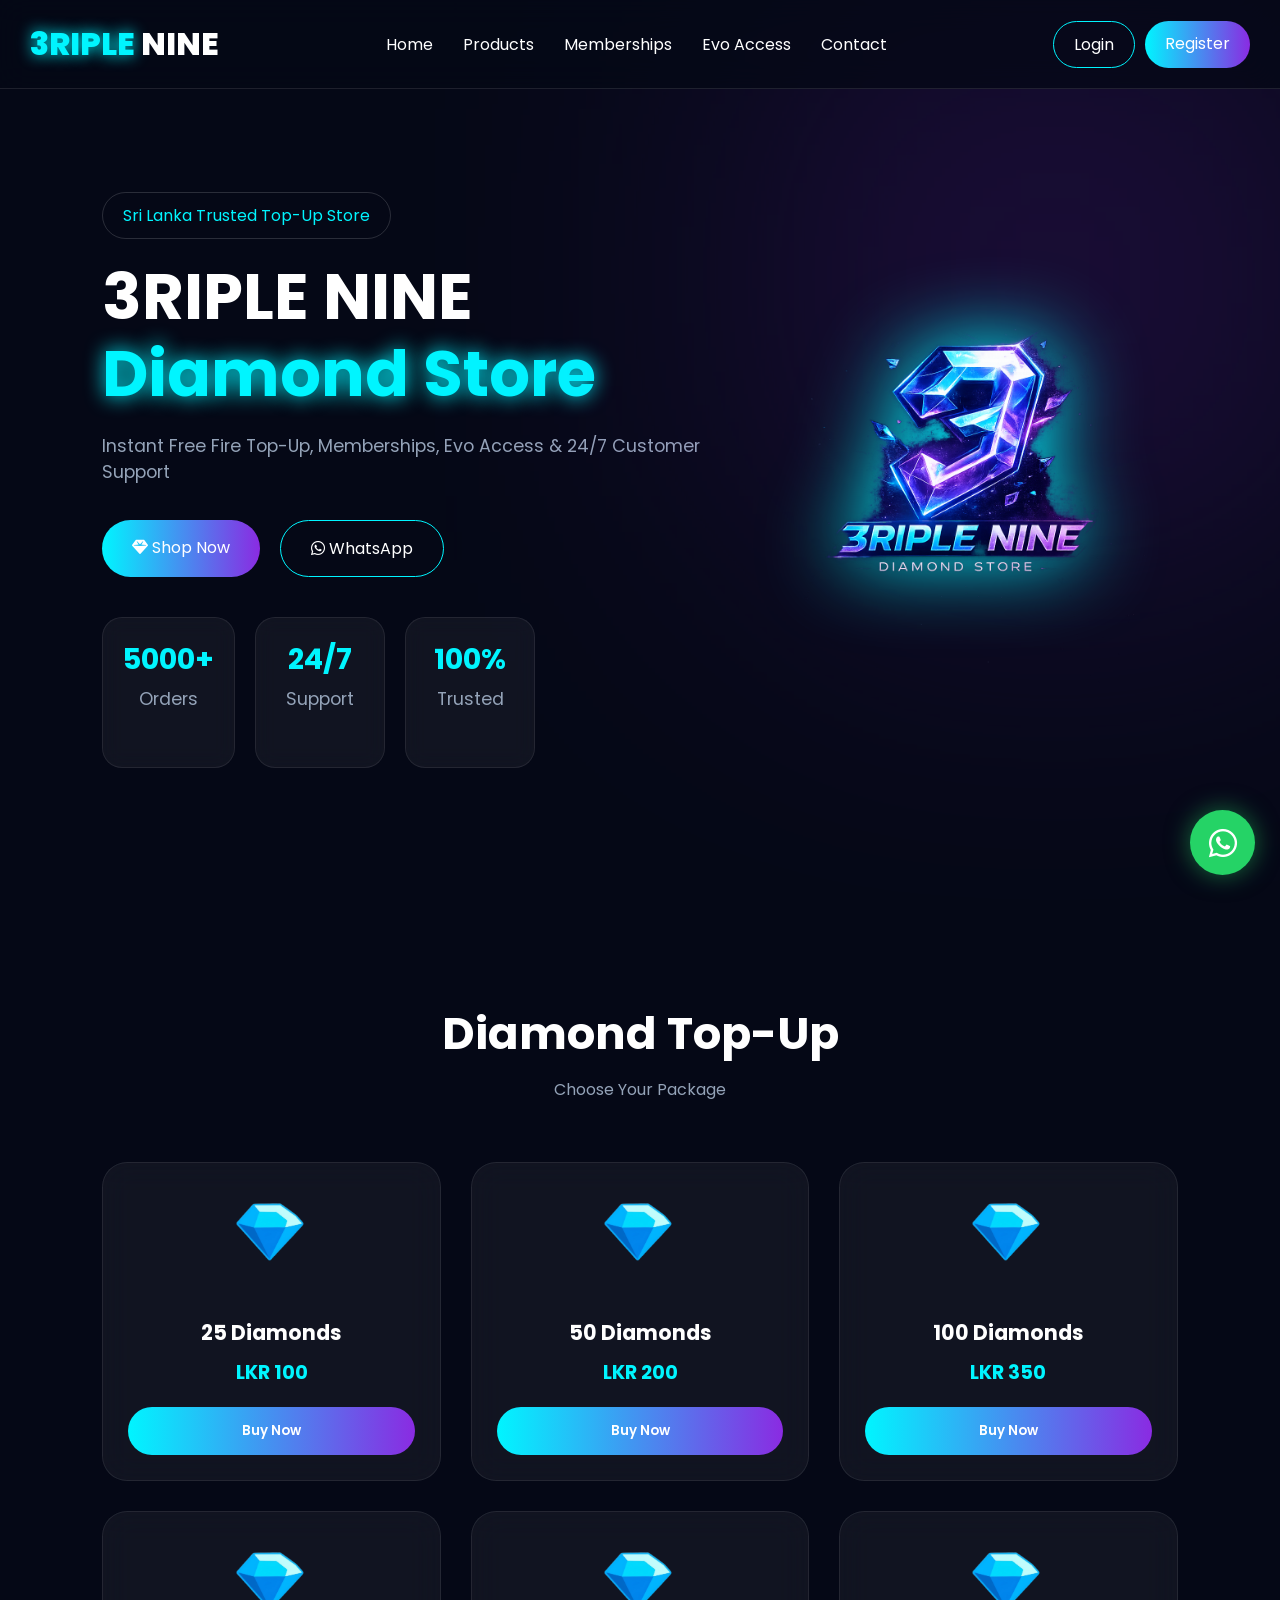
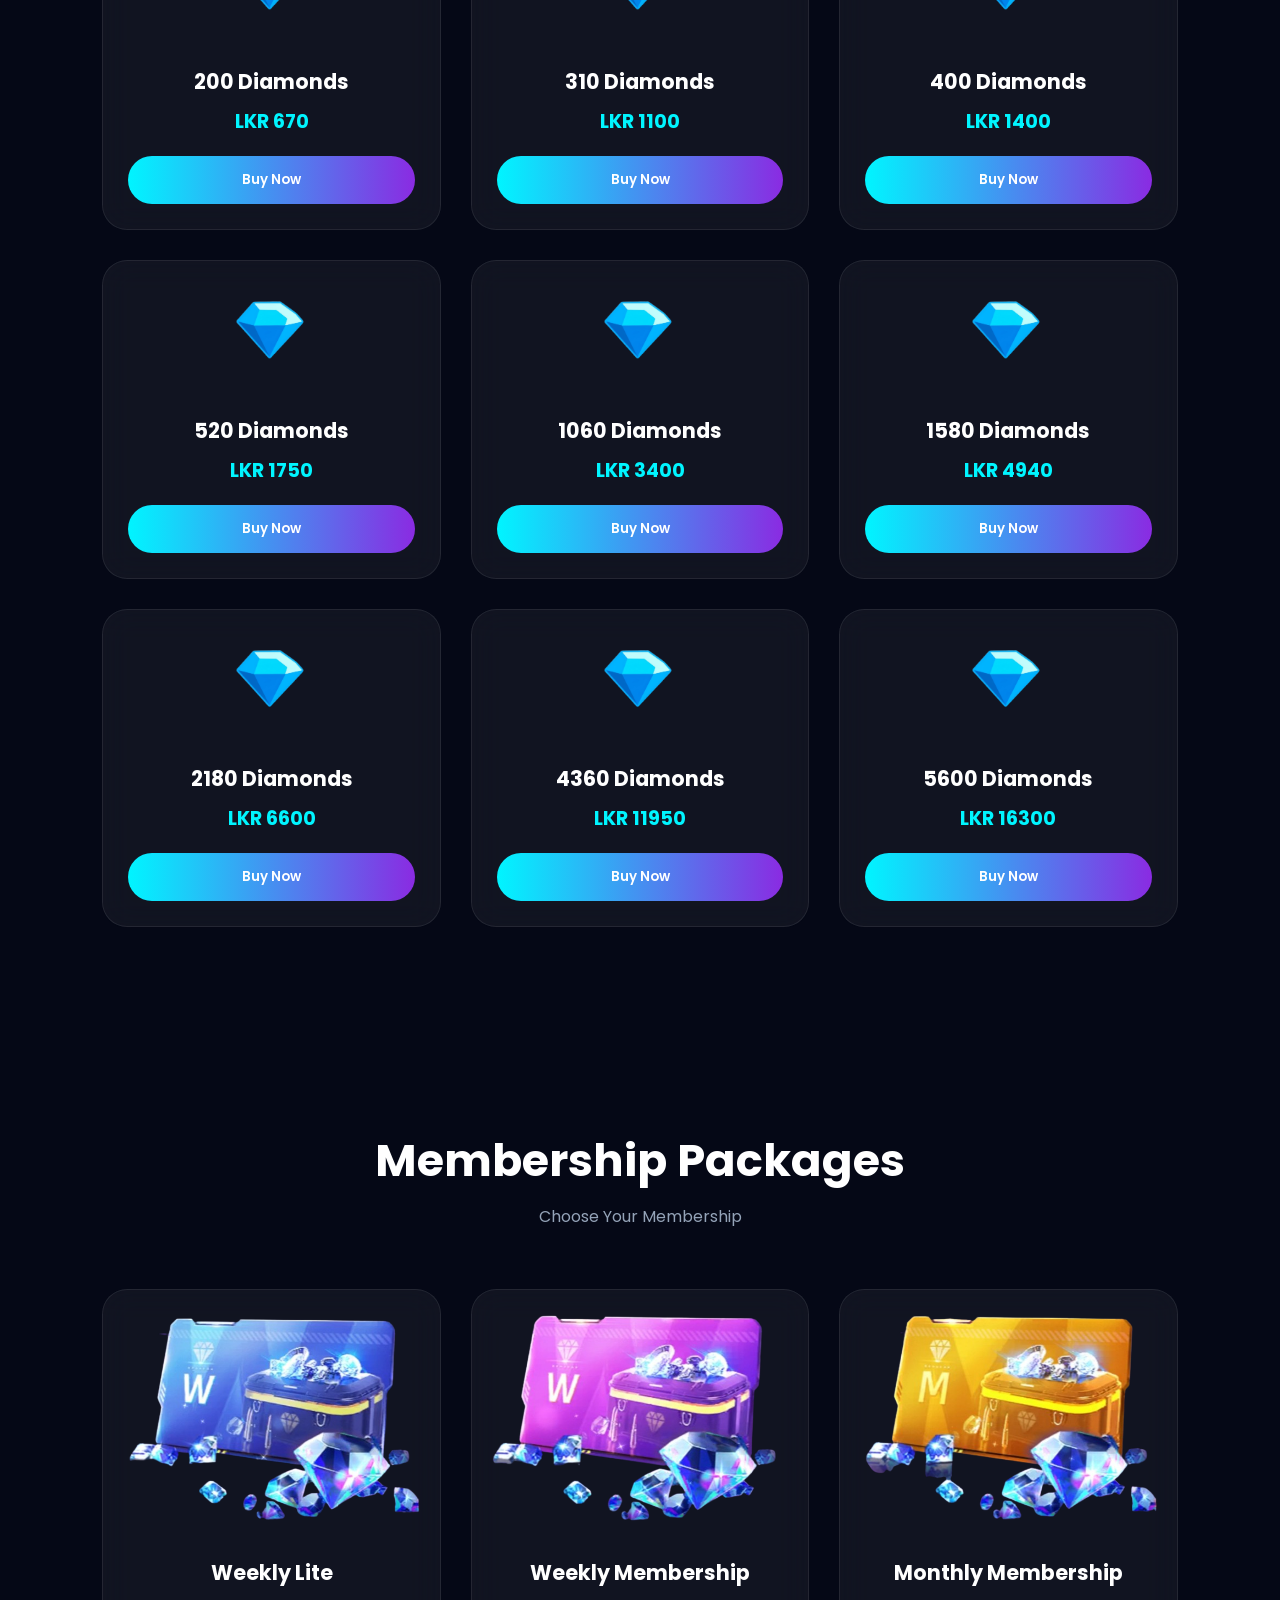
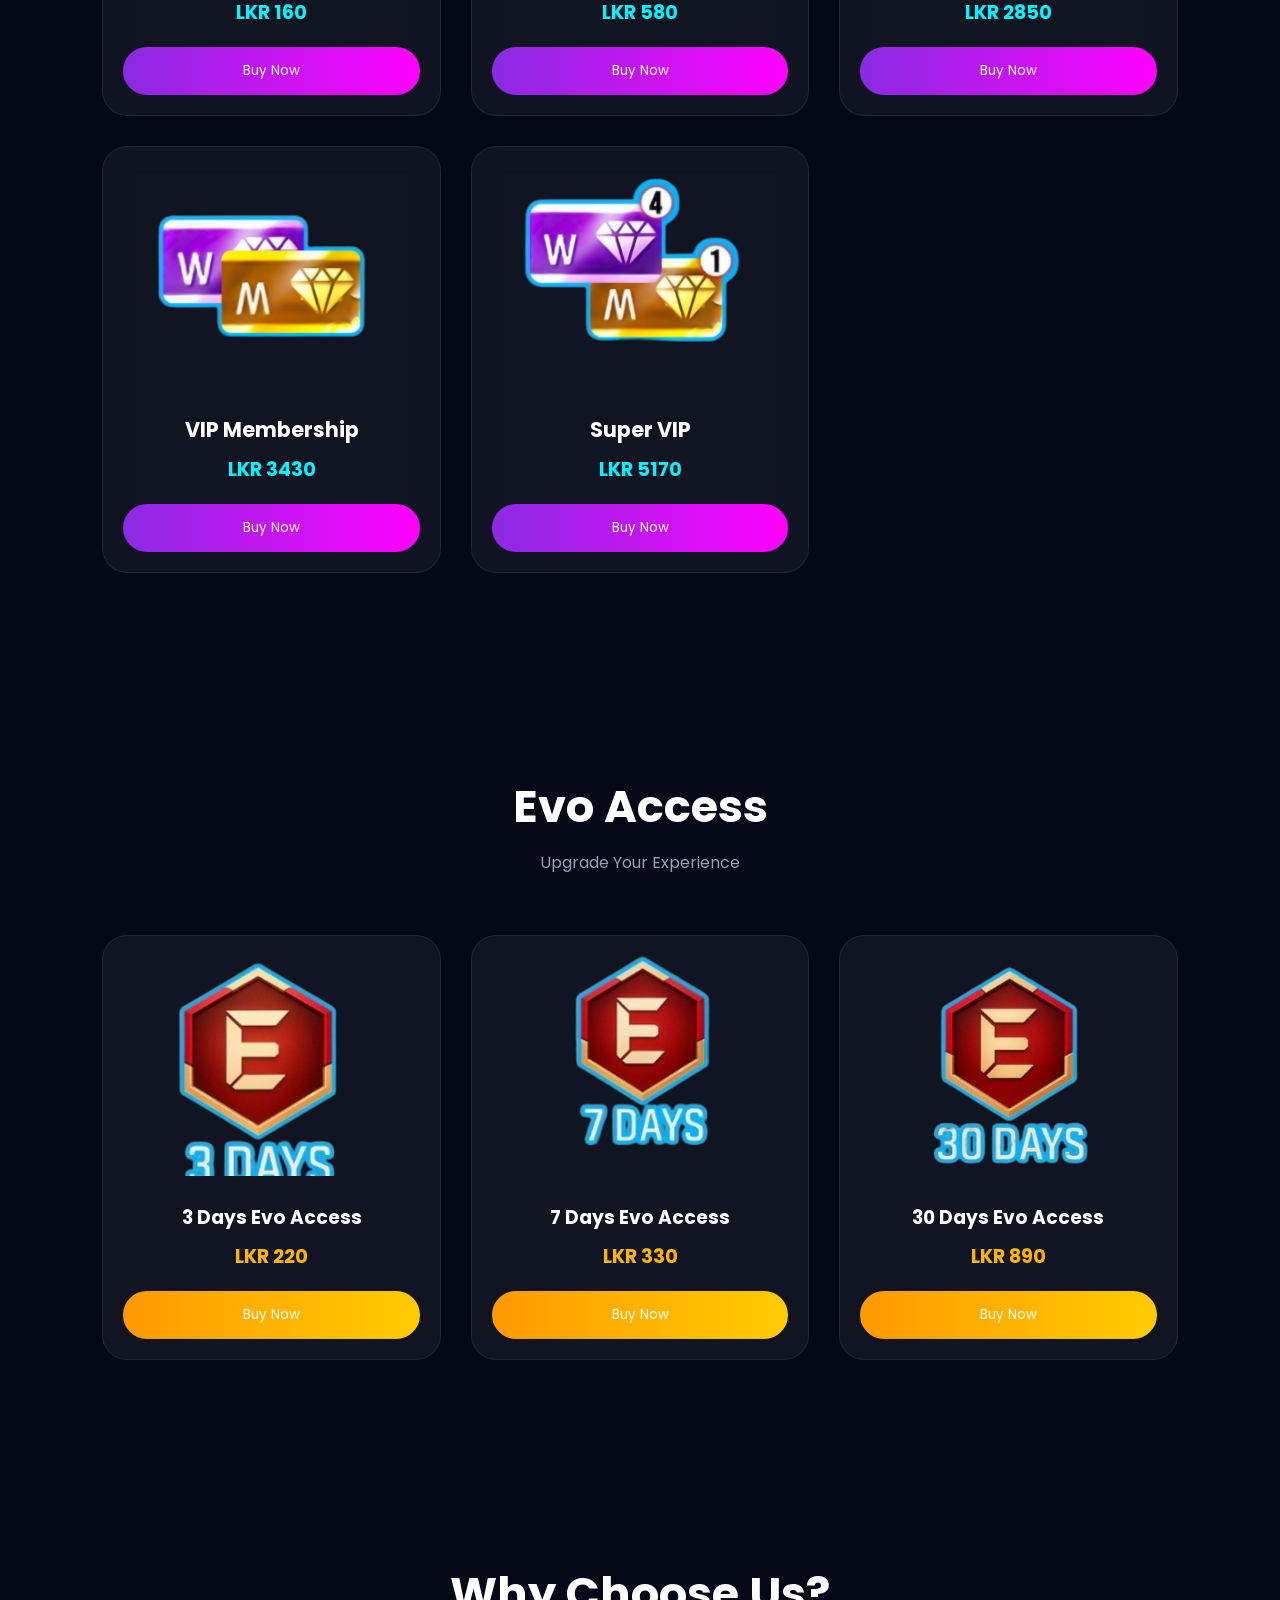
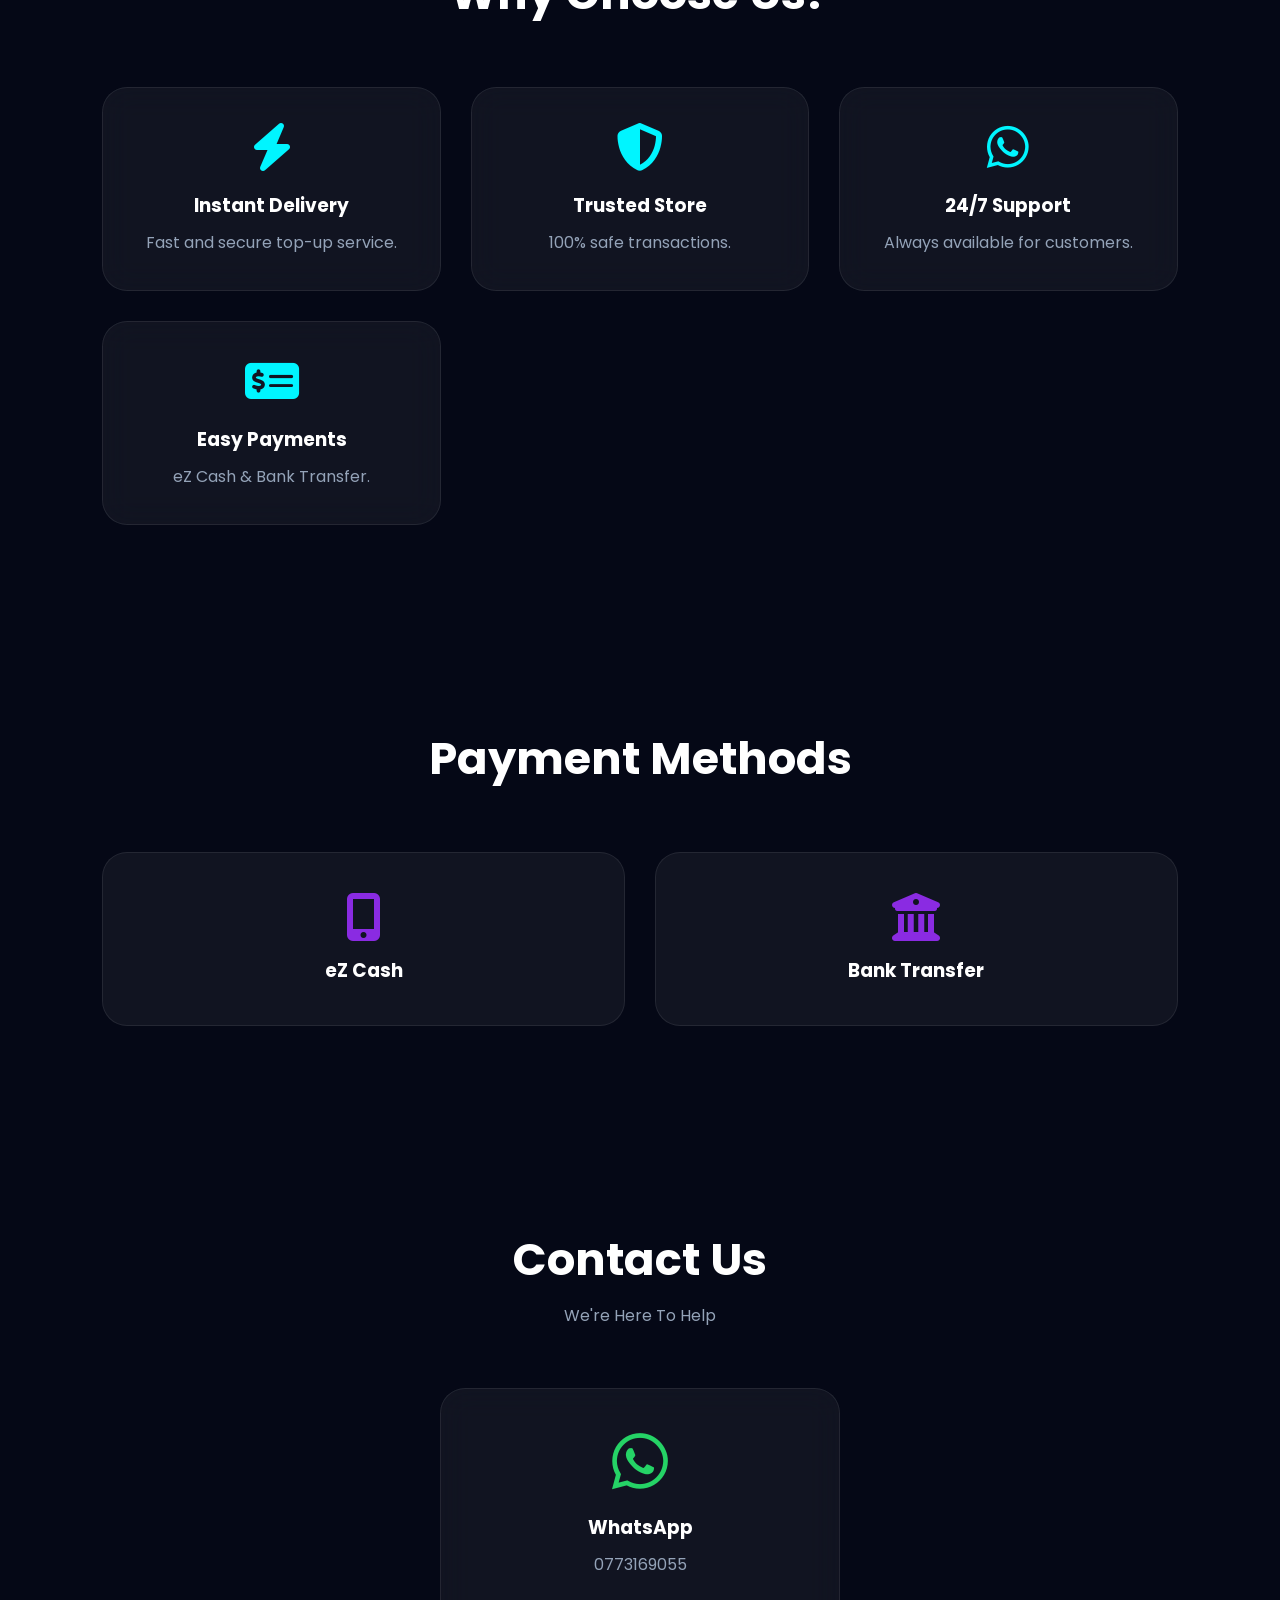
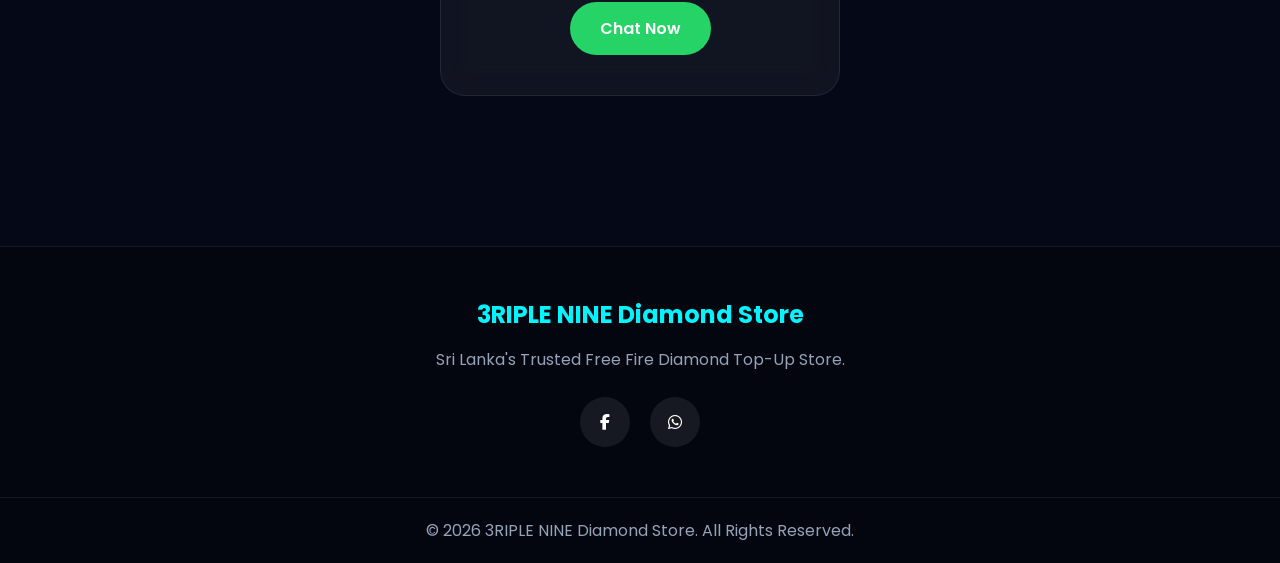
<file: index.html>
<!DOCTYPE html>
<html lang="en">

<head>
<meta charset="UTF-8">
<meta name="viewport" content="width=device-width, initial-scale=1.0">

<title>3RIPLE NINE Diamond Store</title>

<link rel="stylesheet" href="style.css">

<link rel="preconnect" href="https://fonts.googleapis.com">
<link rel="preconnect" href="https://fonts.gstatic.com" crossorigin>

<link href="https://fonts.googleapis.com/css2?family=Poppins:wght@300;400;500;600;700;800&display=swap" rel="stylesheet">

<link rel="stylesheet"
href="https://cdnjs.cloudflare.com/ajax/libs/font-awesome/6.5.1/css/all.min.css">

</head>

<body>

<!-- LOADER -->

<div id="loader">

<div class="loader-content">

<div class="loader-diamond"></div>

<h2>3RIPLE NINE</h2>

<p>Loading Store...</p>

</div>

</div>

<!-- NAVBAR -->

<header>

<nav class="navbar">

<div class="logo">

<h2>
<span>3RIPLE</span>
NINE
</h2>

</div>

<ul class="nav-links" id="navLinks">

<li><a href="#home">Home</a></li>

<li><a href="#products">Products</a></li>

<li><a href="#membership">Memberships</a></li>

<li><a href="#evo">Evo Access</a></li>

<li><a href="#contact">Contact</a></li>

</ul>

<div class="nav-buttons">

<a href="#" class="login-btn">
Login
</a>

<a href="#" class="register-btn">
Register
</a>

</div>

<div class="menu-toggle" id="menuToggle">

<i class="fas fa-bars"></i>

</div>

</nav>

</header>

<!-- HERO -->

<section id="home" class="hero">

<div class="hero-content">

<span class="hero-tag">

Sri Lanka Trusted Top-Up Store

</span>

<h1>

3RIPLE NINE

<span>

Diamond Store

</span>

</h1>

<p>

Instant Free Fire Top-Up,
Memberships,
Evo Access &
24/7 Customer Support

</p>

<div class="hero-buttons">

<a href="#products" class="primary-btn">

<i class="fas fa-gem"></i>

Shop Now

</a>

<a href="https://wa.me/94773169055"
class="secondary-btn">

<i class="fab fa-whatsapp"></i>

WhatsApp

</a>

</div>

<div class="hero-stats">

<div class="stat-box">

<h3>5000+</h3>

<p>Orders</p>

</div>

<div class="stat-box">

<h3>24/7</h3>

<p>Support</p>

</div>

<div class="stat-box">

<h3>100%</h3>

<p>Trusted</p>

</div>

</div>

</div>

<div class="hero-image">

<img src="images/logo.png" alt="3RIPLE NINE Logo">

</div>

</section>

<!-- PRODUCTS -->

<section id="products" class="products">

<div class="section-title">

<h2>Diamond Top-Up</h2>

<p>Choose Your Package</p>

</div>

<div class="product-grid">

<div class="product-card">

<img src="images/diamonds/diamond.png">

<h3>25 Diamonds</h3>

<p>LKR 100</p>

<button onclick="window.location.href='order.html'">
    Buy Now
</button>

</div>

<div class="product-card">

<img src="images/diamonds/diamond.png">

<h3>50 Diamonds</h3>

<p>LKR 200</p>

<button onclick="window.location.href='order.html'">
    Buy Now
</button>

</div>

<div class="product-card">

<img src="images/diamonds/diamond.png">

<h3>100 Diamonds</h3>

<p>LKR 350</p>

<button onclick="window.location.href='order.html'">
    Buy Now
</button>

</div>

<div class="product-card">

<img src="images/diamonds/diamond.png">

<h3>200 Diamonds</h3>

<p>LKR 670</p>

<button onclick="window.location.href='order.html'">
    Buy Now
</button>

</div>

<div class="product-card">

<img src="images/diamonds/diamond.png">

<h3>310 Diamonds</h3>

<p>LKR 1100</p>

<button onclick="window.location.href='order.html'">
    Buy Now
</button>
</div>

<div class="product-card">

<img src="images/diamonds/diamond.png">

<h3>400 Diamonds</h3>

<p>LKR 1400</p>

<button onclick="window.location.href='order.html'">
    Buy Now
</button>

</div>

<div class="product-card">

<img src="images/diamonds/diamond.png">

<h3>520 Diamonds</h3>

<p>LKR 1750</p>

<button onclick="window.location.href='order.html'">
    Buy Now
</button>

</div>

<div class="product-card">

<img src="images/diamonds/diamond.png">

<h3>1060 Diamonds</h3>

<p>LKR 3400</p>

<button onclick="window.location.href='order.html'">
    Buy Now
</button>

</div>

<div class="product-card">

<img src="images/diamonds/diamond.png">

<h3>1580 Diamonds</h3>

<p>LKR 4940</p>

<button onclick="window.location.href='order.html'">
    Buy Now
</button>

</div>

<div class="product-card">

<img src="images/diamonds/diamond.png">

<h3>2180 Diamonds</h3>

<p>LKR 6600</p>

<button onclick="window.location.href='order.html'">
    Buy Now
</button>

</div>

<div class="product-card">

<img src="images/diamonds/diamond.png">

<h3>4360 Diamonds</h3>

<p>LKR 11950</p>

<button onclick="window.location.href='order.html'">
    Buy Now
</button>

</div>

<div class="product-card">

<img src="images/diamonds/diamond.png">

<h3>5600 Diamonds</h3>

<p>LKR 16300</p>

<button onclick="window.location.href='order.html'">
    Buy Now
</button>

</div>

</div>

</section>

<!-- MEMBERSHIP SECTION -->

<section id="membership" class="membership-section">

<div class="section-title">
<h2>Membership Packages</h2>
<p>Choose Your Membership</p>
</div>

<div class="membership-grid">

<div class="membership-card">
<img src="images/weekly-lite.png" alt="">
<h3>Weekly Lite</h3>
<span>LKR 160</span>
<button onclick="window.location.href='order.html'">
    Buy Now
</button>
</div>

<div class="membership-card">
<img src="images/weekly-membership.png" alt="">
<h3>Weekly Membership</h3>
<span>LKR 580</span>
<button onclick="window.location.href='order.html'">
    Buy Now
</button>
</div>

<div class="membership-card">
<img src="images/monthly-membership.png" alt="">
<h3>Monthly Membership</h3>
<span>LKR 2850</span>
<button onclick="window.location.href='order.html'">
    Buy Now
</button>
</div>

<div class="membership-card">
<img src="images/vip-membership.jpg" alt="">
<h3>VIP Membership</h3>
<span>LKR 3430</span>
<button onclick="window.location.href='order.html'">
    Buy Now
</button>
</div>

<div class="membership-card">
<img src="images/super-vip-membership.jpg" alt="">
<h3>Super VIP</h3>
<span>LKR 5170</span>
<button onclick="window.location.href='order.html'">
    Buy Now
</button>
</div>

</div>

</section>

<!-- EVO ACCESS -->

<section id="evo" class="evo-section">

<div class="section-title">
<h2>Evo Access</h2>
<p>Upgrade Your Experience</p>
</div>

<div class="evo-grid">

<div class="evo-card">
<img src="images/evo-access/evo-3days.jpg" alt="">
<h3>3 Days Evo Access</h3>
<span>LKR 220</span>
<button onclick="window.location.href='order.html'">
    Buy Now
</button>
</div>

<div class="evo-card">
<img src="images/evo-access/evo-7days.jpg" alt="">
<h3>7 Days Evo Access</h3>
<span>LKR 330</span>
<button onclick="window.location.href='order.html'">
    Buy Now
</button>
</div>

<div class="evo-card">
<img src="images/evo-access/evo-30days.jpg" alt="">
<h3>30 Days Evo Access</h3>
<span>LKR 890</span>
<button onclick="window.location.href='order.html'">
    Buy Now
</button>
</div>

</div>

</section>

<!-- WHY CHOOSE US -->

<section class="features">

<div class="section-title">
<h2>Why Choose Us?</h2>
</div>

<div class="features-grid">

<div class="feature-card">
<i class="fas fa-bolt"></i>
<h3>Instant Delivery</h3>
<p>Fast and secure top-up service.</p>
</div>

<div class="feature-card">
<i class="fas fa-shield-alt"></i>
<h3>Trusted Store</h3>
<p>100% safe transactions.</p>
</div>

<div class="feature-card">
<i class="fab fa-whatsapp"></i>
<h3>24/7 Support</h3>
<p>Always available for customers.</p>
</div>

<div class="feature-card">
<i class="fas fa-money-check-alt"></i>
<h3>Easy Payments</h3>
<p>eZ Cash & Bank Transfer.</p>
</div>

</div>

</section>

<!-- PAYMENT METHODS -->

<section class="payments">

<div class="section-title">
<h2>Payment Methods</h2>
</div>

<div class="payment-grid">

<div class="payment-card">
<i class="fas fa-mobile-alt"></i>
<h3>eZ Cash</h3>
</div>

<div class="payment-card">
<i class="fas fa-university"></i>
<h3>Bank Transfer</h3>
</div>

</div>

</section>

<!-- CONTACT -->

<section id="contact" class="contact">

<div class="section-title">
<h2>Contact Us</h2>
<p>We're Here To Help</p>
</div>

<div class="contact-container">

<div class="contact-card">

<i class="fab fa-whatsapp"></i>

<h3>WhatsApp</h3>

<p>0773169055</p>

<a href="https://wa.me/94773169055">
Chat Now
</a>

</div>

</div>

</section>

<!-- FOOTER -->

<footer>

<div class="footer-content">

<h2>3RIPLE NINE Diamond Store</h2>

<p>
Sri Lanka's Trusted Free Fire
Diamond Top-Up Store.
</p>

<div class="social-links">

<a href="#">
<i class="fab fa-facebook-f"></i>
</a>

<a href="https://wa.me/94773169055">
<i class="fab fa-whatsapp"></i>
</a>

</div>

</div>

<div class="footer-bottom">

<p>
© 2026 3RIPLE NINE Diamond Store.
All Rights Reserved.
</p>

</div>

</footer>

<script src="script.js"></script>

<a href="https://wa.me/94773169055"
class="whatsapp-float">
<i class="fab fa-whatsapp"></i>
</a>

</body>
</html>
</file>
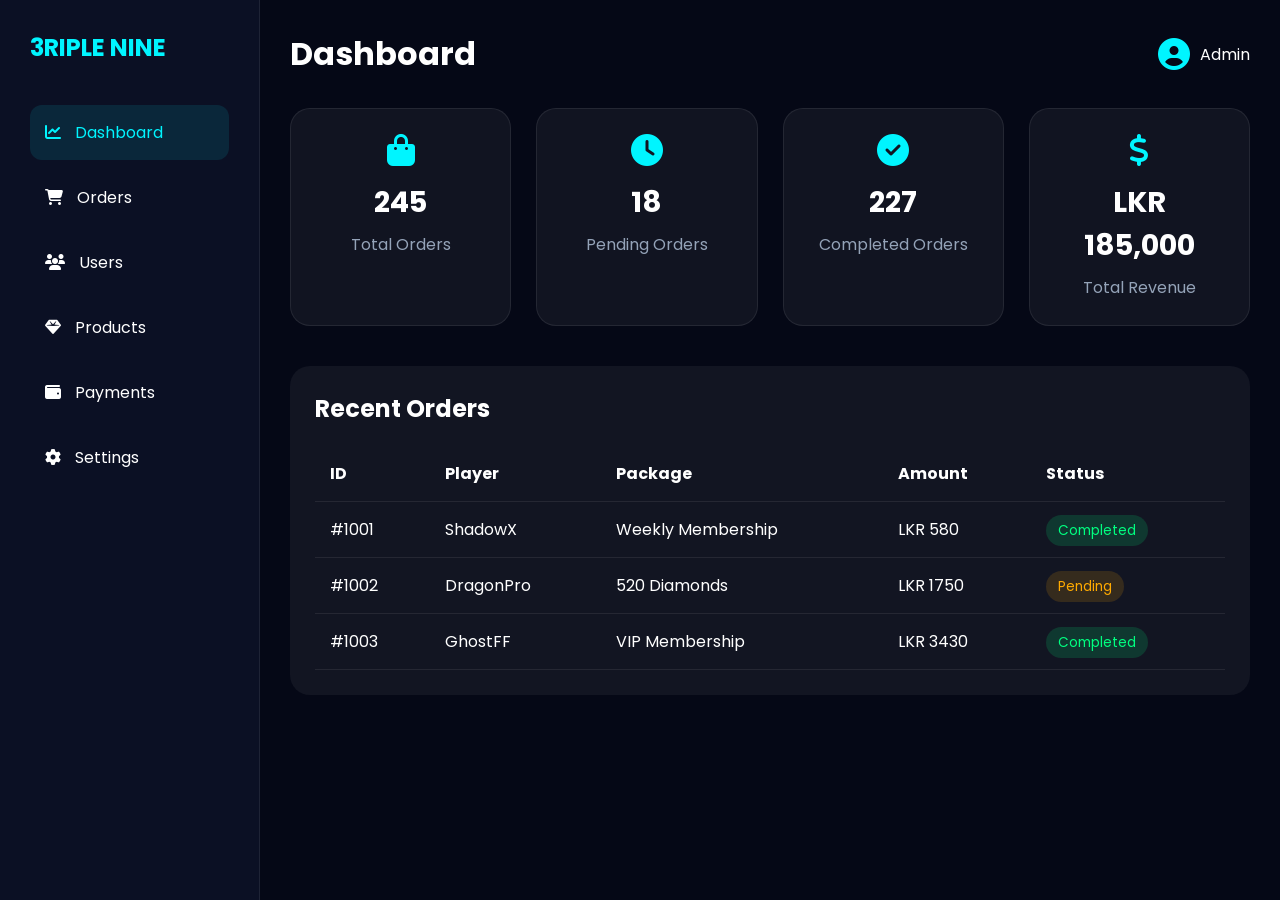
<file: admin.html>
<!DOCTYPE html>
<html lang="en">

<head>

<meta charset="UTF-8">
<meta name="viewport" content="width=device-width, initial-scale=1.0">

<title>Admin Dashboard | 3RIPLE NINE</title>

<link rel="stylesheet" href="style.css">

<link href="https://fonts.googleapis.com/css2?family=Poppins:wght@300;400;500;600;700;800&display=swap" rel="stylesheet">

<link rel="stylesheet"
href="https://cdnjs.cloudflare.com/ajax/libs/font-awesome/6.5.1/css/all.min.css">

</head>

<body>

<div class="admin-layout">

<!-- Sidebar -->

<div class="admin-sidebar">

<h2>3RIPLE NINE</h2>

<ul>

<li class="active">
<i class="fas fa-chart-line"></i>
Dashboard
</li>

<li>
<i class="fas fa-shopping-cart"></i>
Orders
</li>

<li>
<i class="fas fa-users"></i>
Users
</li>

<li>
<i class="fas fa-gem"></i>
Products
</li>

<li>
<i class="fas fa-wallet"></i>
Payments
</li>

<li>
<i class="fas fa-cog"></i>
Settings
</li>

</ul>

</div>

<!-- Main Content -->

<div class="admin-main">

<div class="admin-topbar">

<h1>Dashboard</h1>

<div class="admin-user">

<i class="fas fa-user-circle"></i>

<span>Admin</span>

</div>

</div>

<!-- Stats -->

<div class="dashboard-cards">

<div class="dashboard-card">

<i class="fas fa-shopping-bag"></i>

<h3>245</h3>

<p>Total Orders</p>

</div>

<div class="dashboard-card">

<i class="fas fa-clock"></i>

<h3>18</h3>

<p>Pending Orders</p>

</div>

<div class="dashboard-card">

<i class="fas fa-check-circle"></i>

<h3>227</h3>

<p>Completed Orders</p>

</div>

<div class="dashboard-card">

<i class="fas fa-dollar-sign"></i>

<h3>LKR 185,000</h3>

<p>Total Revenue</p>

</div>

</div>

<!-- Recent Orders -->

<div class="admin-table">

<h2>Recent Orders</h2>

<table>

<thead>

<tr>

<th>ID</th>
<th>Player</th>
<th>Package</th>
<th>Amount</th>
<th>Status</th>

</tr>

</thead>

<tbody>

<tr>

<td>#1001</td>
<td>ShadowX</td>
<td>Weekly Membership</td>
<td>LKR 580</td>
<td><span class="status complete">Completed</span></td>

</tr>

<tr>

<td>#1002</td>
<td>DragonPro</td>
<td>520 Diamonds</td>
<td>LKR 1750</td>
<td><span class="status pending">Pending</span></td>

</tr>

<tr>

<td>#1003</td>
<td>GhostFF</td>
<td>VIP Membership</td>
<td>LKR 3430</td>
<td><span class="status complete">Completed</span></td>

</tr>

</tbody>

</table>

</div>

</div>

</div>

</body>
</html>
</file>
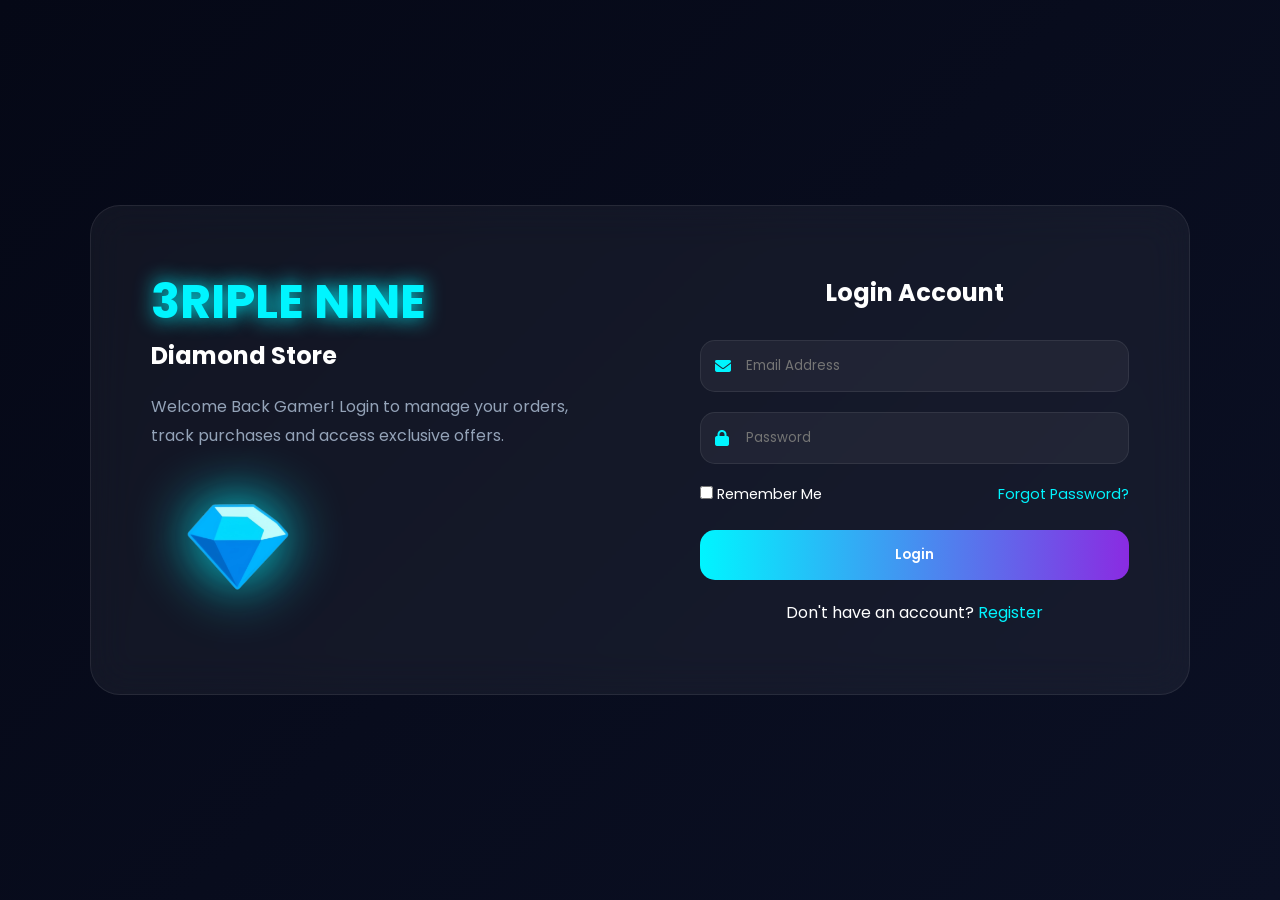
<file: login.html>
<!DOCTYPE html>
<html lang="en">

<head>

<meta charset="UTF-8">
<meta name="viewport" content="width=device-width, initial-scale=1.0">

<title>Login | 3RIPLE NINE Diamond Store</title>

<link rel="stylesheet" href="style.css">

<link href="https://fonts.googleapis.com/css2?family=Poppins:wght@300;400;500;600;700;800&display=swap" rel="stylesheet">

<link rel="stylesheet"
href="https://cdnjs.cloudflare.com/ajax/libs/font-awesome/6.5.1/css/all.min.css">

</head>

<body>

<section class="login-page">

<div class="login-container">

<div class="login-left">

<h1>3RIPLE NINE</h1>

<h2>Diamond Store</h2>

<p>
Welcome Back Gamer!
Login to manage your orders,
track purchases and access
exclusive offers.
</p>

<img src="images/diamonds/diamond.png" alt="Diamond">

</div>

<div class="login-right">

<form class="login-form">

<h2>Login Account</h2>

<div class="input-box">

<i class="fas fa-envelope"></i>

<input type="email"
placeholder="Email Address"
required>

</div>

<div class="input-box">

<i class="fas fa-lock"></i>

<input type="password"
placeholder="Password"
required>

</div>

<div class="form-options">

<label>

<input type="checkbox">

Remember Me

</label>

<a href="#">
Forgot Password?
</a>

</div>

<button type="submit"
class="login-btn-form">

Login

</button>

<div class="register-link">

Don't have an account?

<a href="register.html">

Register

</a>

</div>

</form>

</div>

</div>

</section>

</body>

</html>
</file>
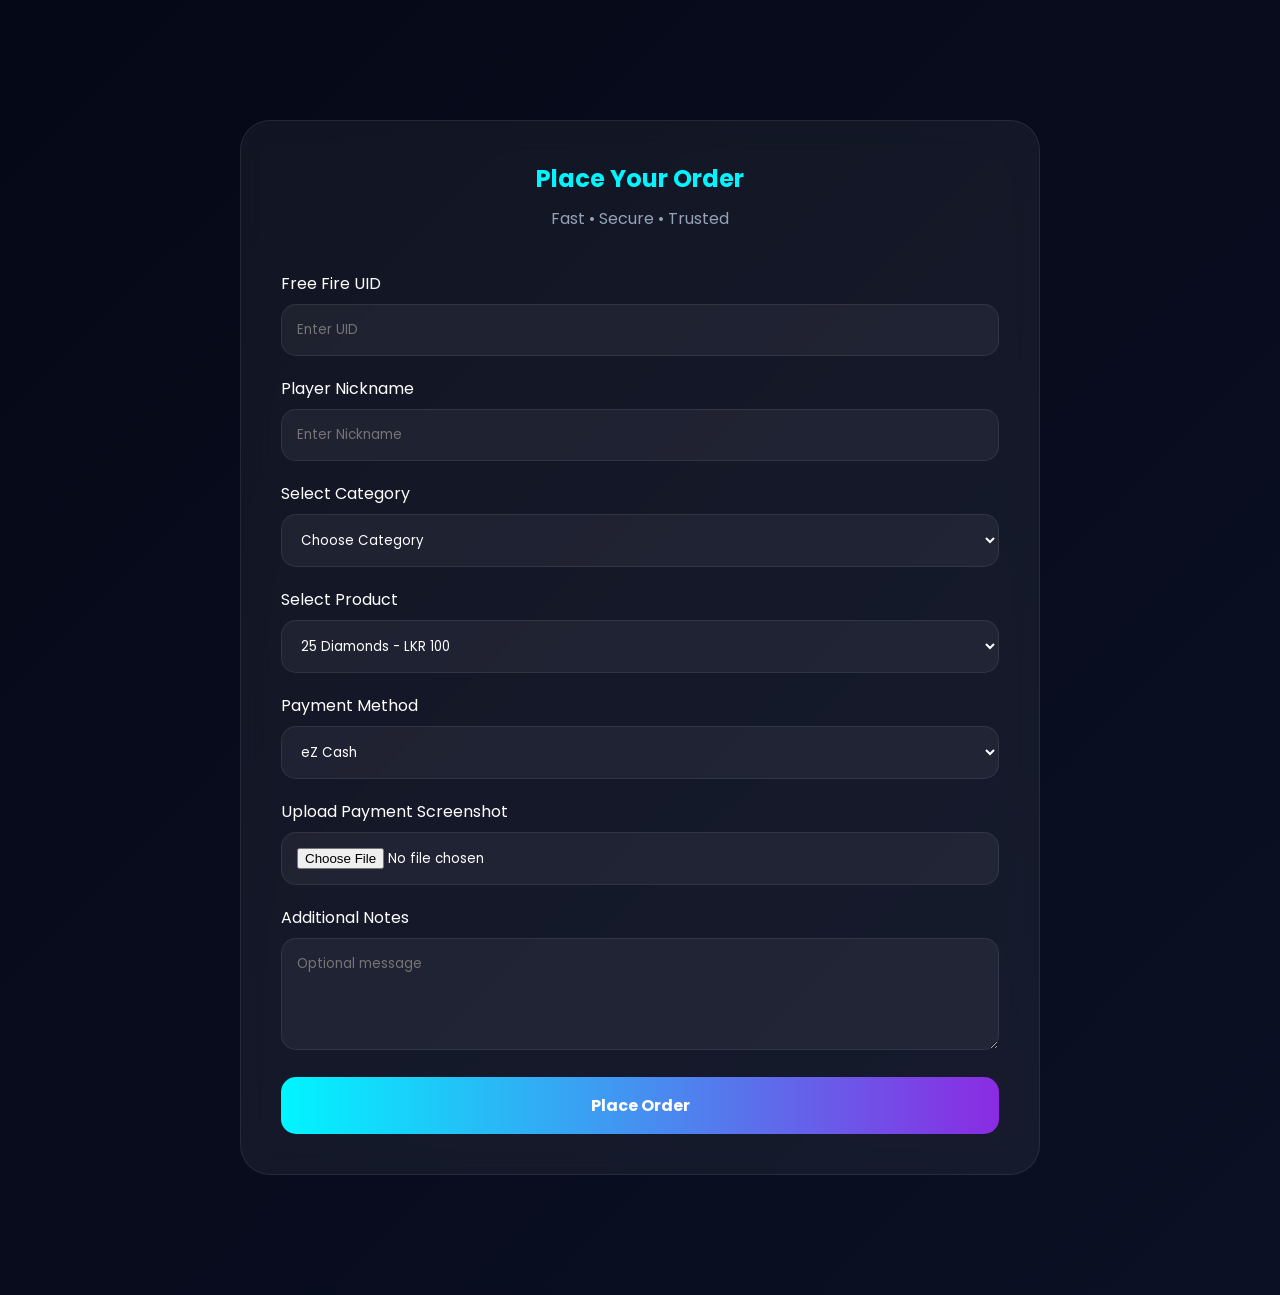
<file: order.html>
<!DOCTYPE html>
<html lang="en">

<head>

<meta charset="UTF-8">
<meta name="viewport" content="width=device-width, initial-scale=1.0">

<title>Order Now | 3RIPLE NINE Diamond Store</title>

<link rel="stylesheet" href="style.css">

<link href="https://fonts.googleapis.com/css2?family=Poppins:wght@300;400;500;600;700;800&display=swap" rel="stylesheet">

<link rel="stylesheet"
href="https://cdnjs.cloudflare.com/ajax/libs/font-awesome/6.5.1/css/all.min.css">

</head>

<body>

<section class="order-page">

<div class="order-container">

<div class="order-header">

<h1>Place Your Order</h1>

<p>
Fast • Secure • Trusted
</p>

</div>

<form class="order-form" id="orderForm">

<div class="form-group">

<label>Free Fire UID</label>

<input type="number"
placeholder="Enter UID"
required>

</div>

<div class="form-group">

<label>Player Nickname</label>

<input type="text"
placeholder="Enter Nickname"
required>

</div>

<div class="form-group">

<label>Select Category</label>

<select required>

<option value="">
Choose Category
</option>

<option>
Diamond Top-Up
</option>

<option>
Membership
</option>

<option>
Evo Access
</option>

</select>

</div>

<div class="form-group">

<label>Select Product</label>

<select required>

<option>
25 Diamonds - LKR 100
</option>

<option>
50 Diamonds - LKR 200
</option>

<option>
100 Diamonds - LKR 350
</option>

<option>
200 Diamonds - LKR 670
</option>

<option>
310 Diamonds - LKR 1100
</option>

<option>
400 Diamonds - LKR 1400
</option>

<option>
520 Diamonds - LKR 1750
</option>

<option>
1060 Diamonds - LKR 3400
</option>

<option>
1580 Diamonds - LKR 4940
</option>

<option>
2180 Diamonds - LKR 6600
</option>

<option>
4360 Diamonds - LKR 11950
</option>

<option>
5600 Diamonds - LKR 16300
</option>

<option>
Weekly Lite - LKR 160
</option>

<option>
Weekly Membership - LKR 580
</option>

<option>
Monthly Membership - LKR 2850
</option>

<option>
VIP Membership - LKR 3430
</option>

<option>
Super VIP - LKR 5170
</option>

<option>
3 Day Evo Access - LKR 220
</option>

<option>
7 Day Evo Access - LKR 330
</option>

<option>
30 Day Evo Access - LKR 890
</option>

</select>

</div>

<div class="form-group">

<label>Payment Method</label>

<select required>

<option>
eZ Cash
</option>

<option>
Bank Transfer
</option>

</select>

</div>

<div class="form-group">

<label>Upload Payment Screenshot</label>

<input type="file"
accept="image/*">

</div>

<div class="form-group">

<label>Additional Notes</label>

<textarea
rows="4"
placeholder="Optional message">
</textarea>

</div>

<button type="submit"
class="submit-order">

Place Order

</button>

</form>

</div>

</section>

<script>
document.getElementById("orderForm").addEventListener("submit", function(e){

    e.preventDefault();

    const uid =
    document.querySelector('input[placeholder="Enter UID"]').value;

    const nickname =
    document.querySelector('input[placeholder="Enter Nickname"]').value;

    const selects =
    document.querySelectorAll("select");

    const product = selects[1].value;
    const payment = selects[2].value;

    const message =
`🎮 3RIPLE NINE DIAMOND STORE

👤 Player: ${nickname}

🆔 UID: ${uid}

💎 Product: ${product}

💳 Payment: ${payment}`;

    const whatsapp =
    "https://wa.me/94773169055?text=" +
    encodeURIComponent(message);

    window.open(whatsapp, "_blank");

});
</script>
</body>

</html>
</file>
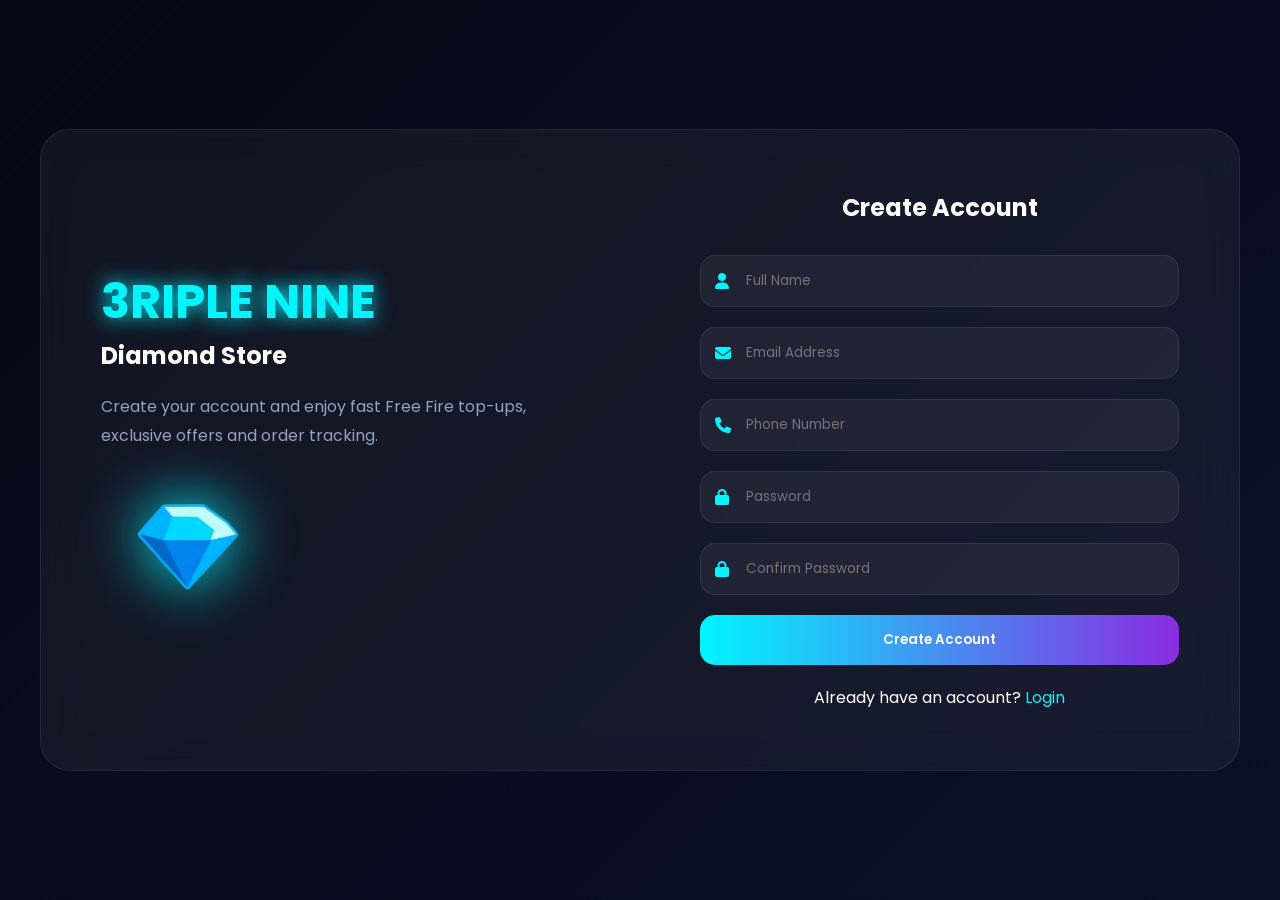
<file: register.html>
<!DOCTYPE html>
<html lang="en">

<head>

<meta charset="UTF-8">
<meta name="viewport" content="width=device-width, initial-scale=1.0">

<title>Register | 3RIPLE NINE Diamond Store</title>

<link rel="stylesheet" href="style.css">

<link href="https://fonts.googleapis.com/css2?family=Poppins:wght@300;400;500;600;700;800&display=swap" rel="stylesheet">

<link rel="stylesheet"
href="https://cdnjs.cloudflare.com/ajax/libs/font-awesome/6.5.1/css/all.min.css">

</head>

<body>

<section class="register-page">

<div class="register-container">

<div class="register-left">

<h1>3RIPLE NINE</h1>

<h2>Diamond Store</h2>

<p>
Create your account and enjoy
fast Free Fire top-ups,
exclusive offers and order tracking.
</p>

<img src="images/diamonds/diamond.png" alt="Diamond">

</div>

<div class="register-right">

<form class="register-form">

<h2>Create Account</h2>

<div class="input-box">
<i class="fas fa-user"></i>
<input type="text" placeholder="Full Name" required>
</div>

<div class="input-box">
<i class="fas fa-envelope"></i>
<input type="email" placeholder="Email Address" required>
</div>

<div class="input-box">
<i class="fas fa-phone"></i>
<input type="tel" placeholder="Phone Number" required>
</div>

<div class="input-box">
<i class="fas fa-lock"></i>
<input type="password" placeholder="Password" required>
</div>

<div class="input-box">
<i class="fas fa-lock"></i>
<input type="password" placeholder="Confirm Password" required>
</div>

<button type="submit" class="register-btn-form">
Create Account
</button>

<div class="login-link">

Already have an account?

<a href="login.html">
Login
</a>

</div>

</form>

</div>

</div>

</section>

</body>

</html>
</file>
<file: style.css>
/* =========================
   3RIPLE NINE DIAMOND STORE
   PREMIUM CYBERPUNK V3
========================= */

*{
    margin:0;
    padding:0;
    box-sizing:border-box;
    scroll-behavior:smooth;
    font-family:'Poppins',sans-serif;
}

:root{

    --primary:#00f5ff;
    --secondary:#8a2be2;
    --accent:#ff00ff;

    --dark:#050816;
    --card:#0f172a;

    --text:#ffffff;
    --gray:#94a3b8;

}

body{

    background:var(--dark);
    color:var(--text);
    overflow-x:hidden;

}

/* SCROLLBAR */

::-webkit-scrollbar{
    width:10px;
}

::-webkit-scrollbar-track{
    background:#050816;
}

::-webkit-scrollbar-thumb{

    background:linear-gradient(
    180deg,
    var(--primary),
    var(--secondary)
    );

    border-radius:20px;
}

/* LOADER */

#loader{

    position:fixed;
    top:0;
    left:0;

    width:100%;
    height:100vh;

    background:#050816;

    display:flex;
    justify-content:center;
    align-items:center;

    z-index:9999;
}

.loader-content{

    text-align:center;
}

.loader-diamond{

    width:80px;
    height:80px;

    border:5px solid var(--primary);

    transform:rotate(45deg);

    margin:auto;
    margin-bottom:30px;

    animation:spin 2s infinite linear;
}

@keyframes spin{

    0%{
        transform:rotate(0deg);
    }

    100%{
        transform:rotate(360deg);
    }

}

.loader-content h2{

    font-size:2rem;
    color:var(--primary);

    text-shadow:
    0 0 15px var(--primary);

}

.loader-content p{

    margin-top:10px;
    color:var(--gray);

}

/* NAVBAR */

header{

    position:fixed;
    width:100%;

    top:0;
    left:0;

    z-index:1000;

    backdrop-filter:blur(15px);

    background:
    rgba(5,8,22,.75);

    border-bottom:
    1px solid rgba(255,255,255,.1);

}

.navbar{

    max-width:1300px;

    margin:auto;

    display:flex;

    justify-content:space-between;
    align-items:center;

    padding:20px 30px;

}

.logo h2{

    font-size:2rem;
    font-weight:800;

    color:#fff;
}

.logo span{

    color:var(--primary);

    text-shadow:
    0 0 15px var(--primary);

}

.nav-links{

    display:flex;
    list-style:none;
    gap:30px;

}

.nav-links a{

    text-decoration:none;
    color:#fff;

    transition:.3s;
}

.nav-links a:hover{

    color:var(--primary);

}

.nav-buttons{

    display:flex;
    gap:10px;
}

.login-btn{

    padding:10px 20px;

    border:1px solid var(--primary);

    color:#fff;

    border-radius:30px;

    text-decoration:none;
}

.register-btn{

    padding:10px 20px;

    background:
    linear-gradient(
    90deg,
    var(--primary),
    var(--secondary)
    );

    border-radius:30px;

    text-decoration:none;
    color:#fff;

}

.menu-toggle{

    display:none;

    color:#fff;
    font-size:28px;

}

/* HERO */

.hero{

    min-height:100vh;

    display:flex;
    align-items:center;
    justify-content:space-between;

    padding:140px 8% 80px;

    position:relative;
}

.hero::before{

    content:"";

    position:absolute;

    width:450px;
    height:450px;

    background:var(--secondary);

    filter:blur(180px);

    top:50px;
    right:0;

    opacity:.3;
}

.hero-content{

    max-width:650px;
}

.hero-tag{

    display:inline-block;

    padding:10px 20px;

    border:1px solid rgba(255,255,255,.15);

    border-radius:30px;

    margin-bottom:20px;

    color:var(--primary);
}

.hero h1{

    font-size:4rem;
    line-height:1.2;

    margin-bottom:20px;
}

.hero h1 span{

    display:block;

    color:var(--primary);

    text-shadow:
    0 0 20px var(--primary);

}

.hero p{

    color:var(--gray);

    font-size:1.1rem;

    margin-bottom:35px;
}

.hero-buttons{

    display:flex;
    gap:20px;

    margin-bottom:40px;
}

.primary-btn{

    padding:15px 30px;

    border-radius:40px;

    text-decoration:none;

    color:#fff;

    background:
    linear-gradient(
    90deg,
    var(--primary),
    var(--secondary)
    );

}

.secondary-btn{

    padding:15px 30px;

    border:1px solid var(--primary);

    border-radius:40px;

    text-decoration:none;
    color:#fff;
}

.hero-image img{

    width:420px;

    animation:float 4s ease-in-out infinite;

    filter:
    drop-shadow(0 0 40px var(--primary));
}

@keyframes float{

    0%{
        transform:translateY(0);
    }

    50%{
        transform:translateY(-20px);
    }

    100%{
        transform:translateY(0);
    }

}

/* =========================
   HERO STATS
========================= */

.hero-stats{

    display:flex;
    gap:20px;
    flex-wrap:wrap;

}

.stat-box{

    min-width:130px;

    padding:20px;

    background:
    rgba(255,255,255,.05);

    border:
    1px solid rgba(255,255,255,.08);

    border-radius:20px;

    backdrop-filter:blur(10px);

    text-align:center;

    transition:.4s;
}

.stat-box:hover{

    transform:translateY(-10px);

    border-color:var(--primary);

    box-shadow:
    0 0 25px rgba(0,245,255,.4);

}

.stat-box h3{

    font-size:1.8rem;

    color:var(--primary);

    margin-bottom:5px;
}

.stat-box p{

    color:var(--gray);
}

/* =========================
   SECTION TITLE
========================= */

.section-title{

    text-align:center;

    margin-bottom:60px;
}

.section-title h2{

    font-size:2.8rem;

    margin-bottom:10px;

    color:#fff;
}

.section-title p{

    color:var(--gray);
}

/* =========================
   PRODUCTS SECTION
========================= */

.products{

    padding:100px 8%;
}

.product-grid{

    display:grid;

    grid-template-columns:
    repeat(auto-fit,minmax(250px,1fr));

    gap:30px;
}

.product-card{

    background:
    rgba(255,255,255,.05);

    border:
    1px solid rgba(255,255,255,.08);

    border-radius:25px;

    padding:25px;

    text-align:center;

    backdrop-filter:blur(15px);

    transition:.4s;

    overflow:hidden;
}

.product-card:hover{

    transform:
    translateY(-12px);

    border-color:var(--primary);

    box-shadow:
    0 0 35px rgba(0,245,255,.3);

}

.product-card img{

    width:120px;

    margin-bottom:20px;

    transition:.4s;
}

.product-card:hover img{

    transform:scale(1.08);
}

.product-card h3{

    font-size:1.3rem;

    margin-bottom:10px;
}

.product-card p{

    color:var(--primary);

    font-size:1.2rem;

    font-weight:700;

    margin-bottom:20px;
}

.product-card button{

    width:100%;

    padding:14px;

    border:none;

    border-radius:40px;

    cursor:pointer;

    color:#fff;

    font-weight:600;

    background:
    linear-gradient(
    90deg,
    var(--primary),
    var(--secondary)
    );

}

/* =========================
   MEMBERSHIP SECTION
========================= */

.membership-section{

    padding:100px 8%;
}

.membership-grid{

    display:grid;

    grid-template-columns:
    repeat(auto-fit,minmax(280px,1fr));

    gap:30px;
}

.membership-card{

    background:
    rgba(255,255,255,.05);

    border-radius:25px;

    padding:20px;

    text-align:center;

    border:
    1px solid rgba(255,255,255,.08);

    backdrop-filter:blur(15px);

    transition:.4s;
}

.membership-card:hover{

    transform:translateY(-12px);

    border-color:var(--accent);

    box-shadow:
    0 0 40px rgba(255,0,255,.25);

}

.membership-card img{

    width:100%;

    height:220px;

    object-fit:cover;

    border-radius:15px;

    margin-bottom:20px;
}

.membership-card h3{

    margin-bottom:10px;

    font-size:1.3rem;
}

.membership-card span{

    display:block;

    margin-bottom:20px;

    font-size:1.2rem;

    color:var(--primary);

    font-weight:700;
}

.membership-card button{

    width:100%;

    padding:14px;

    border:none;

    border-radius:40px;

    color:#fff;

    cursor:pointer;

    background:
    linear-gradient(
    90deg,
    var(--secondary),
    var(--accent)
    );
}

/* =========================
   EVO ACCESS
========================= */

.evo-section{

    padding:100px 8%;
}

.evo-grid{

    display:grid;

    grid-template-columns:
    repeat(auto-fit,minmax(280px,1fr));

    gap:30px;
}

.evo-card{

    background:
    rgba(255,255,255,.05);

    border-radius:25px;

    padding:20px;

    text-align:center;

    border:
    1px solid rgba(255,255,255,.08);

    transition:.4s;
}

.evo-card:hover{

    transform:translateY(-12px);

    border-color:#ffb400;

    box-shadow:
    0 0 35px rgba(255,180,0,.25);

}

.evo-card img{

    width:100%;

    height:220px;

    object-fit:cover;

    border-radius:15px;

    margin-bottom:20px;
}

.evo-card h3{

    margin-bottom:10px;
}

.evo-card span{

    display:block;

    margin-bottom:20px;

    color:#ffb400;

    font-size:1.2rem;

    font-weight:700;
}

.evo-card button{

    width:100%;

    padding:14px;

    border:none;

    border-radius:40px;

    color:#fff;

    cursor:pointer;

    background:
    linear-gradient(
    90deg,
    #ff9900,
    #ffcc00
    );
}


/* =========================
   FEATURES SECTION
========================= */

.features{
    padding:100px 8%;
}

.features-grid{
    display:grid;
    grid-template-columns:repeat(auto-fit,minmax(250px,1fr));
    gap:30px;
}

.feature-card{
    background:rgba(255,255,255,.05);
    border:1px solid rgba(255,255,255,.08);
    border-radius:25px;
    padding:35px 25px;
    text-align:center;
    transition:.4s;
    backdrop-filter:blur(15px);
}

.feature-card:hover{
    transform:translateY(-10px);
    border-color:var(--primary);
    box-shadow:0 0 30px rgba(0,245,255,.25);
}

.feature-card i{
    font-size:3rem;
    color:var(--primary);
    margin-bottom:20px;
}

.feature-card h3{
    margin-bottom:10px;
}

.feature-card p{
    color:var(--gray);
}

/* =========================
   PAYMENT SECTION
========================= */

.payments{
    padding:100px 8%;
}

.payment-grid{
    display:grid;
    grid-template-columns:repeat(auto-fit,minmax(250px,1fr));
    gap:30px;
}

.payment-card{
    background:rgba(255,255,255,.05);
    border-radius:25px;
    border:1px solid rgba(255,255,255,.08);
    text-align:center;
    padding:40px;
    transition:.4s;
}

.payment-card:hover{
    transform:translateY(-10px);
    border-color:var(--secondary);
    box-shadow:0 0 30px rgba(138,43,226,.3);
}

.payment-card i{
    font-size:3rem;
    margin-bottom:15px;
    color:var(--secondary);
}

/* =========================
   CONTACT SECTION
========================= */

.contact{
    padding:100px 8%;
}

.contact-container{
    display:flex;
    justify-content:center;
}

.contact-card{
    width:400px;
    max-width:100%;
    text-align:center;
    padding:40px;
    border-radius:25px;
    background:rgba(255,255,255,.05);
    border:1px solid rgba(255,255,255,.08);
    backdrop-filter:blur(15px);
}

.contact-card i{
    font-size:4rem;
    color:#25D366;
    margin-bottom:20px;
}

.contact-card h3{
    margin-bottom:10px;
}

.contact-card p{
    margin-bottom:25px;
    color:var(--gray);
}

.contact-card a{
    display:inline-block;
    padding:14px 30px;
    text-decoration:none;
    border-radius:40px;
    color:#fff;
    background:#25D366;
    font-weight:600;
}

/* =========================
   FOOTER
========================= */

footer{
    margin-top:50px;
    background:#03050f;
    border-top:1px solid rgba(255,255,255,.08);
}

.footer-content{
    text-align:center;
    padding:50px 20px;
}

.footer-content h2{
    margin-bottom:15px;
    color:var(--primary);
}

.footer-content p{
    color:var(--gray);
    max-width:500px;
    margin:auto;
}

.social-links{
    margin-top:25px;
}

.social-links a{
    width:50px;
    height:50px;
    display:inline-flex;
    justify-content:center;
    align-items:center;
    margin:0 8px;
    border-radius:50%;
    text-decoration:none;
    color:#fff;
    background:rgba(255,255,255,.08);
    transition:.3s;
}

.social-links a:hover{
    background:var(--primary);
    color:#000;
}

.footer-bottom{
    text-align:center;
    padding:20px;
    border-top:1px solid rgba(255,255,255,.08);
    color:var(--gray);
}

/* =========================
   FLOATING WHATSAPP BUTTON
========================= */

.whatsapp-float{
    position:fixed;
    bottom:25px;
    right:25px;
    width:65px;
    height:65px;
    border-radius:50%;
    background:#25D366;
    display:flex;
    justify-content:center;
    align-items:center;
    text-decoration:none;
    color:#fff;
    font-size:2rem;
    z-index:999;
    box-shadow:0 0 25px rgba(37,211,102,.5);
    animation:pulse 2s infinite;
}

@keyframes pulse{
    0%{
        transform:scale(1);
    }
    50%{
        transform:scale(1.1);
    }
    100%{
        transform:scale(1);
    }
}

/* =========================
   MOBILE RESPONSIVE
========================= */

@media(max-width:991px){

    .hero{
        flex-direction:column;
        text-align:center;
    }

    .hero-content{
        max-width:100%;
    }

    .hero-image{
        margin-top:50px;
    }

    .hero-image img{
        width:280px;
    }

    .navbar{
        padding:15px 20px;
    }

    .nav-links{
        display:none;
    }

    .menu-toggle{
        display:block;
    }
}

@media(max-width:768px){

    .hero h1{
        font-size:2.8rem;
    }

    .section-title h2{
        font-size:2rem;
    }

    .hero-buttons{
        flex-direction:column;
    }

    .hero-stats{
        justify-content:center;
    }

    .product-grid,
    .membership-grid,
    .evo-grid,
    .features-grid,
    .payment-grid{
        grid-template-columns:1fr;
    }
}

@media(max-width:480px){

    .hero{
        padding:120px 20px 60px;
    }

    .products,
    .membership-section,
    .evo-section,
    .features,
    .payments,
    .contact{
        padding:80px 20px;
    }

    .hero h1{
        font-size:2.3rem;
    }

    .logo h2{
        font-size:1.5rem;
    }
}


/* =========================
LOGIN PAGE
========================= */

.login-page{

    min-height:100vh;

    display:flex;

    justify-content:center;
    align-items:center;

    padding:40px;

    background:
    linear-gradient(
    135deg,
    #050816,
    #0b1024
    );
}

.login-container{

    width:100%;
    max-width:1100px;

    display:grid;

    grid-template-columns:1fr 1fr;

    background:
    rgba(255,255,255,.05);

    border:
    1px solid rgba(255,255,255,.08);

    border-radius:30px;

    overflow:hidden;

    backdrop-filter:blur(20px);
}

.login-left{

    padding:60px;

    display:flex;
    flex-direction:column;
    justify-content:center;
}

.login-left h1{

    font-size:3rem;

    color:var(--primary);

    text-shadow:
    0 0 20px var(--primary);

}

.login-left h2{

    margin-bottom:20px;
}

.login-left p{

    color:var(--gray);

    line-height:1.8;

    margin-bottom:30px;
}

.login-left img{

    width:180px;

    filter:
    drop-shadow(
    0 0 30px var(--primary)
    );
}

.login-right{

    padding:60px;

    display:flex;
    align-items:center;
}

.login-form{

    width:100%;
}

.login-form h2{

    margin-bottom:30px;

    text-align:center;
}

.input-box{

    position:relative;

    margin-bottom:20px;
}

.input-box i{

    position:absolute;

    left:15px;
    top:18px;

    color:var(--primary);
}

.input-box input{

    width:100%;

    padding:15px 15px 15px 45px;

    background:
    rgba(255,255,255,.05);

    border:
    1px solid rgba(255,255,255,.08);

    border-radius:15px;

    color:#fff;

    outline:none;
}

.form-options{

    display:flex;

    justify-content:space-between;

    margin-bottom:25px;

    font-size:.9rem;
}

.form-options a{

    color:var(--primary);

    text-decoration:none;
}

.login-btn-form{

    width:100%;

    padding:15px;

    border:none;

    border-radius:15px;

    background:
    linear-gradient(
    90deg,
    var(--primary),
    var(--secondary)
    );

    color:#fff;

    font-weight:600;

    cursor:pointer;
}

.register-link{

    text-align:center;

    margin-top:20px;
}

.register-link a{

    color:var(--primary);

    text-decoration:none;
}

@media(max-width:900px){

    .login-container{

        grid-template-columns:1fr;
    }

    .login-left{

        text-align:center;
        align-items:center;
    }

    .login-left img{

        width:120px;
    }
}


/* =========================
REGISTER PAGE
========================= */

.register-page{

    min-height:100vh;

    display:flex;
    justify-content:center;
    align-items:center;

    padding:40px;

    background:
    linear-gradient(
    135deg,
    #050816,
    #0b1024
    );
}

.register-container{

    width:100%;
    max-width:1200px;

    display:grid;

    grid-template-columns:1fr 1fr;

    background:
    rgba(255,255,255,.05);

    border:
    1px solid rgba(255,255,255,.08);

    border-radius:30px;

    overflow:hidden;

    backdrop-filter:blur(20px);
}

.register-left{

    padding:60px;

    display:flex;
    flex-direction:column;
    justify-content:center;
}

.register-left h1{

    font-size:3rem;

    color:var(--primary);

    text-shadow:
    0 0 20px var(--primary);
}

.register-left h2{

    margin-bottom:20px;
}

.register-left p{

    color:var(--gray);

    line-height:1.8;

    margin-bottom:30px;
}

.register-left img{

    width:180px;

    filter:
    drop-shadow(
    0 0 30px var(--primary)
    );
}

.register-right{

    padding:60px;

    display:flex;
    align-items:center;
}

.register-form{

    width:100%;
}

.register-form h2{

    text-align:center;

    margin-bottom:30px;
}

.register-btn-form{

    width:100%;

    padding:15px;

    border:none;

    border-radius:15px;

    color:#fff;

    cursor:pointer;

    font-weight:600;

    background:
    linear-gradient(
    90deg,
    var(--primary),
    var(--secondary)
    );
}

.login-link{

    text-align:center;

    margin-top:20px;
}

.login-link a{

    color:var(--primary);

    text-decoration:none;
}

@media(max-width:900px){

    .register-container{

        grid-template-columns:1fr;
    }

    .register-left{

        text-align:center;
        align-items:center;
    }

    .register-left img{

        width:120px;
    }
}

/* =========================
ORDER PAGE
========================= */

.order-page{

    min-height:100vh;

    padding:120px 20px;

    background:
    linear-gradient(
    135deg,
    #050816,
    #0b1024
    );
}

.order-container{

    max-width:800px;

    margin:auto;

    background:
    rgba(255,255,255,.05);

    border:
    1px solid rgba(255,255,255,.08);

    border-radius:30px;

    padding:40px;

    backdrop-filter:blur(15px);
}

.order-header{

    text-align:center;

    margin-bottom:40px;
}

.order-header h1{

    color:var(--primary);

    margin-bottom:10px;
}

.order-header p{

    color:var(--gray);
}

.form-group{

    margin-bottom:20px;
}

.form-group label{

    display:block;

    margin-bottom:8px;

    color:#fff;
}

.form-group input,
.form-group select,
.form-group textarea{

    width:100%;

    padding:15px;

    background:
    rgba(255,255,255,.05);

    border:
    1px solid rgba(255,255,255,.08);

    border-radius:15px;

    color:#fff;

    outline:none;
}

.form-group select option{

    background:#111827;
}

.submit-order{

    width:100%;

    padding:16px;

    border:none;

    border-radius:15px;

    color:#fff;

    cursor:pointer;

    font-size:1rem;

    font-weight:700;

    background:
    linear-gradient(
    90deg,
    var(--primary),
    var(--secondary)
    );

    transition:.3s;
}

.submit-order:hover{

    transform:translateY(-3px);

    box-shadow:
    0 0 25px rgba(0,245,255,.4);
}


/* =========================
ADMIN DASHBOARD
========================= */

.admin-layout{
    display:flex;
    min-height:100vh;
    background:#050816;
}

.admin-sidebar{
    width:260px;
    background:#0b1024;
    padding:30px;
    border-right:1px solid rgba(255,255,255,.08);
}

.admin-sidebar h2{
    color:var(--primary);
    margin-bottom:40px;
}

.admin-sidebar ul{
    list-style:none;
}

.admin-sidebar li{
    padding:15px;
    margin-bottom:10px;
    border-radius:12px;
    cursor:pointer;
    transition:.3s;
}

.admin-sidebar li:hover,
.admin-sidebar .active{
    background:rgba(0,245,255,.1);
    color:var(--primary);
}

.admin-sidebar i{
    margin-right:10px;
}

.admin-main{
    flex:1;
    padding:30px;
}

.admin-topbar{
    display:flex;
    justify-content:space-between;
    align-items:center;
    margin-bottom:30px;
}

.admin-user{
    display:flex;
    align-items:center;
    gap:10px;
}

.admin-user i{
    font-size:2rem;
    color:var(--primary);
}

.dashboard-cards{
    display:grid;
    grid-template-columns:repeat(auto-fit,minmax(220px,1fr));
    gap:25px;
    margin-bottom:40px;
}

.dashboard-card{
    background:rgba(255,255,255,.05);
    border:1px solid rgba(255,255,255,.08);
    border-radius:20px;
    padding:25px;
    text-align:center;
}

.dashboard-card i{
    font-size:2rem;
    color:var(--primary);
    margin-bottom:15px;
}

.dashboard-card h3{
    font-size:1.8rem;
    margin-bottom:8px;
}

.dashboard-card p{
    color:var(--gray);
}

.admin-table{
    background:rgba(255,255,255,.05);
    border-radius:20px;
    padding:25px;
    overflow-x:auto;
}

.admin-table h2{
    margin-bottom:20px;
}

.admin-table table{
    width:100%;
    border-collapse:collapse;
}

.admin-table th,
.admin-table td{
    padding:15px;
    text-align:left;
    border-bottom:1px solid rgba(255,255,255,.08);
}

.status{
    padding:6px 12px;
    border-radius:20px;
    font-size:.85rem;
}

.complete{
    background:rgba(0,255,128,.15);
    color:#00ff80;
}

.pending{
    background:rgba(255,170,0,.15);
    color:#ffaa00;
}

@media(max-width:900px){

    .admin-layout{
        flex-direction:column;
    }

    .admin-sidebar{
        width:100%;
    }
}

.menu-toggle{
    display:none;
    font-size:30px;
    cursor:pointer;
    color:white;
}

@media(max-width:768px){

    .menu-toggle{
        display:block;
    }

    .nav-links{
        display:none;
        position:absolute;
        top:80px;
        left:0;
        width:100%;
        background:#0f172a;
        flex-direction:column;
        padding:20px;
    }

    .nav-links.active{
        display:flex;
    }
}
</file>
